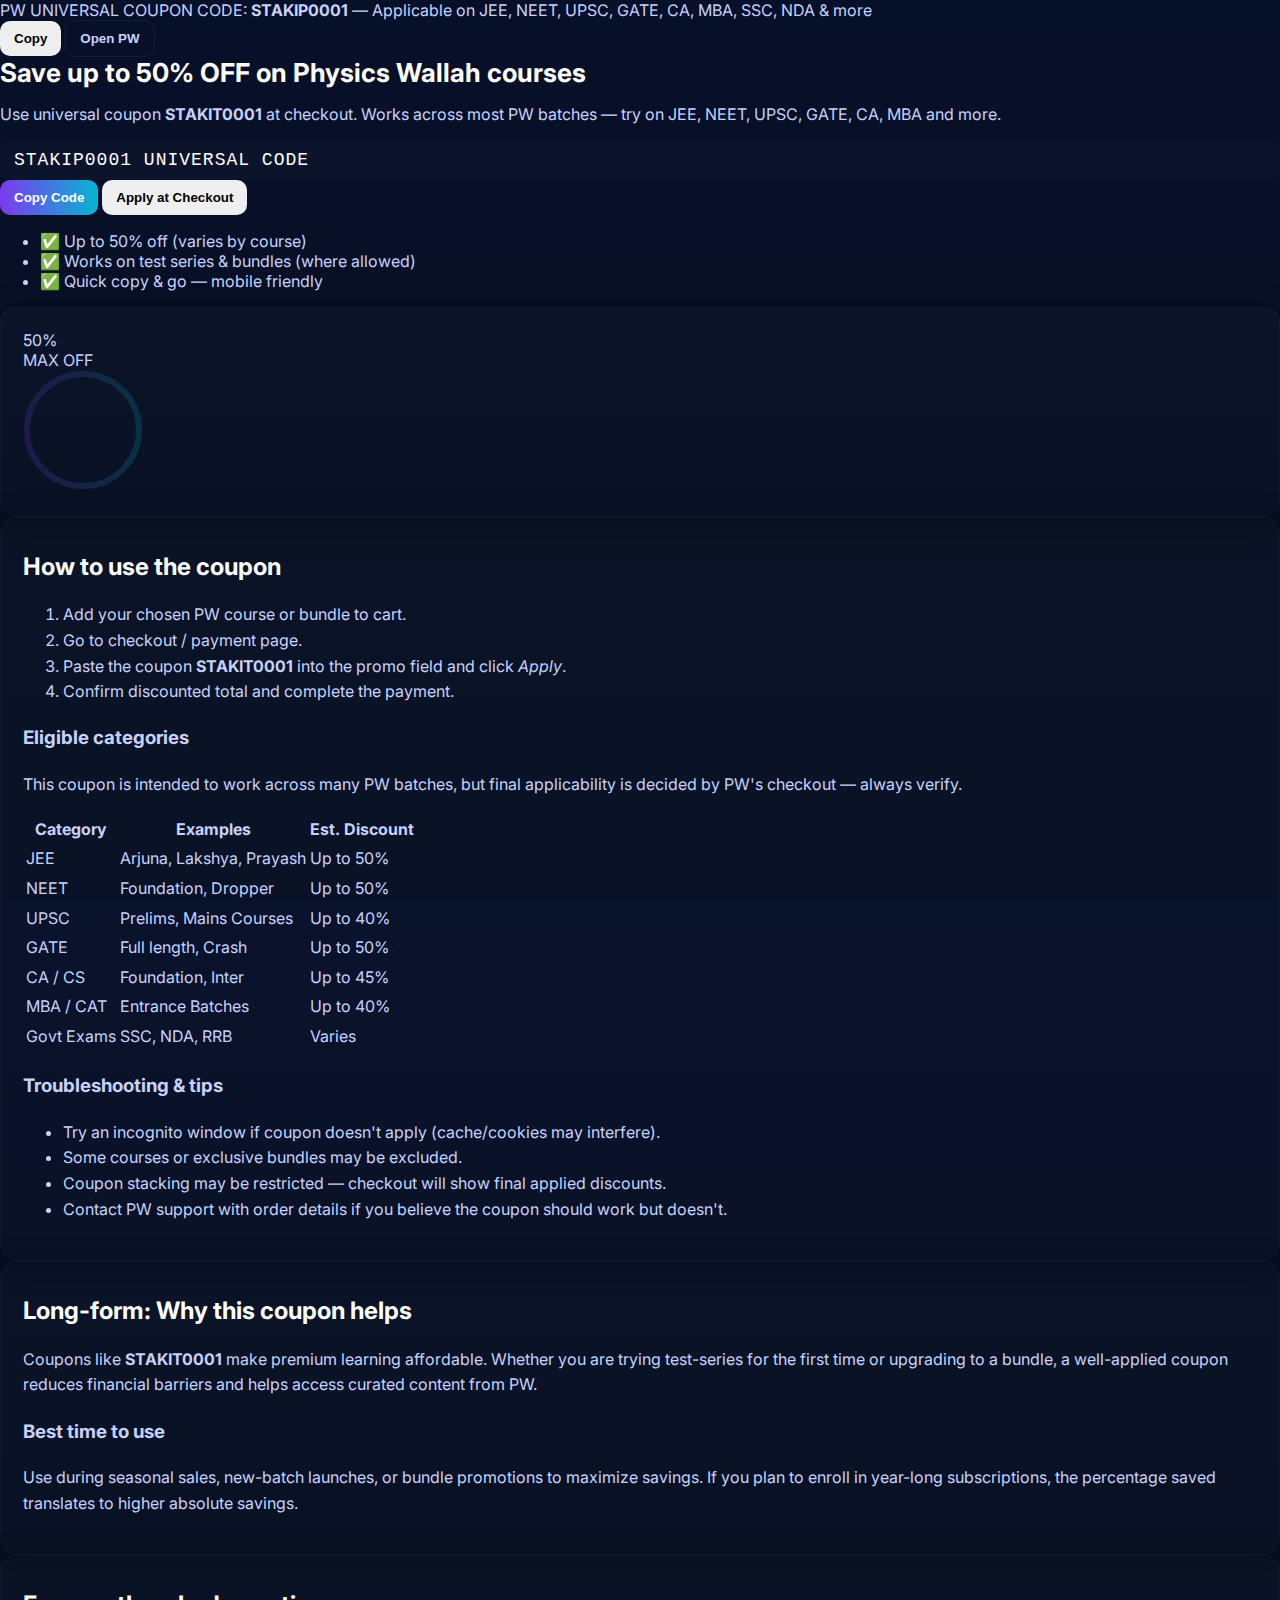
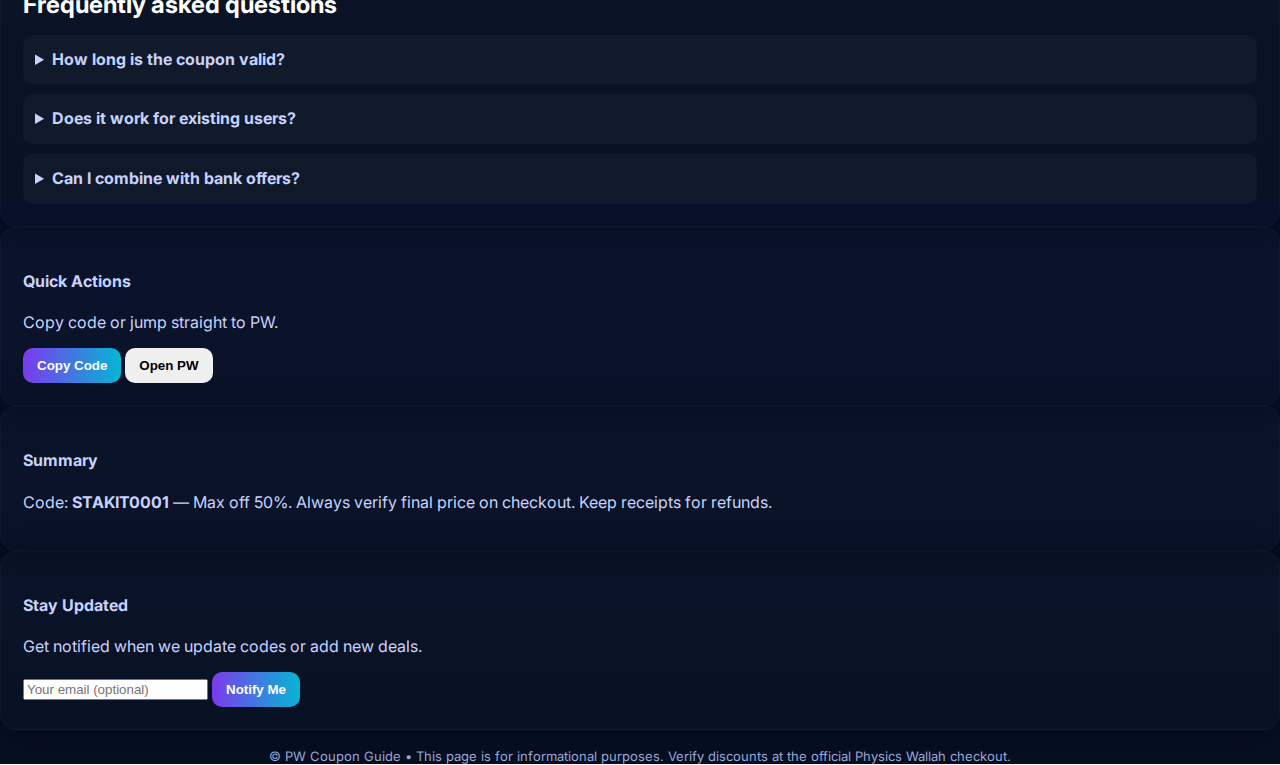
<file: index.html>
<!doctype html>
<html lang="en">
<head>
  <meta charset="utf-8" />
  <meta name="viewport" content="width=device-width, initial-scale=1" />
  <title>PW Universal Coupon — STAKIT0001 | Up to 50% OFF</title>
  <meta name="description" content="PW Universal Coupon Code STAKIT0001 — Applicable on JEE, NEET, UPSC, GATE, CA, MBA, SSC, NDA and more. Responsive modern landing page with easy copy & apply actions." />
  <meta name="keywords" content="PW coupon, STAKIT0001, Physics Wallah coupon, JEE coupon, NEET coupon" />
  <link rel="preconnect" href="https://fonts.googleapis.com">
  <link href="https://fonts.googleapis.com/css2?family=Inter:wght@300;400;600;700;800&display=swap" rel="stylesheet">
  <link rel="stylesheet" href="style.css">
  
<!-- Google tag (gtag.js) -->
<script async src="https://www.googletagmanager.com/gtag/js?id=AW-17748491080"></script>
<script>
  window.dataLayer = window.dataLayer || [];
  function gtag(){dataLayer.push(arguments);}
  gtag('js', new Date());

  gtag('config', 'AW-17748491080');
</script>

</head>
<body>
  <!-- Top ribbon -->
  <div class="top-ribbon">
    <div class="container">
      <div class="ribbon-text">
        PW UNIVERSAL COUPON CODE: <strong id="universalCode">STAKIT0001</strong> — Applicable on <span class="caps">JEE, NEET, UPSC, GATE, CA, MBA, SSC, NDA</span> &amp; more
      </div>
      <div class="ribbon-actions">
        <button id="copyRibbon" class="btn btn-sm">Copy</button>
        <button id="openRibbon" class="btn btn-ghost btn-sm">Open PW</button>
      </div>
    </div>
  </div>

  <!-- Header / Hero -->
  <header class="hero">
    <div class="container hero-grid">
      <div class="hero-content">
        <h1>Save up to <span class="accent">50% OFF</span> on Physics Wallah courses</h1>
        <p class="subtitle">Use universal coupon <strong>STAKIT0001</strong> at checkout. Works across most PW batches — try on JEE, NEET, UPSC, GATE, CA, MBA and more.</p>

        <div class="cta-row">
          <div class="coupon-pill">
            <span class="code" id="couponMain">STAKIT0001</span>
            <span class="label">UNIVERSAL CODE</span>
          </div>
          <div class="cta-buttons">
            <button id="copyBtn" class="btn btn-primary">Copy Code</button>
            <button id="applyBtn" class="btn btn-outline">Apply at Checkout</button>
          </div>
        </div>

        <ul class="features">
          <li>✅ Up to 50% off (varies by course)</li>
          <li>✅ Works on test series & bundles (where allowed)</li>
          <li>✅ Quick copy & go — mobile friendly</li>
        </ul>
      </div>

      <div class="hero-visual" aria-hidden="true">
        <div class="card">
          <div class="big">50%</div>
          <div class="sub">MAX OFF</div>
          <svg class="spark" width="120" height="120" viewBox="0 0 120 120" fill="none" xmlns="http://www.w3.org/2000/svg">
            <defs><linearGradient id="g" x1="0" x2="1"><stop offset="0" stop-color="#7C3AED"/><stop offset="1" stop-color="#06B6D4"/></linearGradient></defs>
            <circle cx="60" cy="60" r="56" stroke="url(#g)" stroke-width="6" opacity="0.18"/>
          </svg>
        </div>
      </div>
    </div>
  </header>

  <!-- Main -->
  <main class="container main-grid">
    <section class="content">
      <article class="card panel">
        <h2>How to use the coupon</h2>
        <ol class="steps">
          <li>Add your chosen PW course or bundle to cart.</li>
          <li>Go to checkout / payment page.</li>
          <li>Paste the coupon <strong>STAKIT0001</strong> into the promo field and click <em>Apply</em>.</li>
          <li>Confirm discounted total and complete the payment.</li>
        </ol>

        <h3>Eligible categories</h3>
        <p class="muted">This coupon is intended to work across many PW batches, but final applicability is decided by PW's checkout — always verify.</p>

        <div class="table-wrap">
          <table class="courses" role="table" aria-label="Eligible courses">
            <thead><tr><th>Category</th><th>Examples</th><th>Est. Discount</th></tr></thead>
            <tbody>
              <tr><td>JEE</td><td>Arjuna, Lakshya, Prayash</td><td>Up to 50%</td></tr>
              <tr><td>NEET</td><td>Foundation, Dropper</td><td>Up to 50%</td></tr>
              <tr><td>UPSC</td><td>Prelims, Mains Courses</td><td>Up to 40%</td></tr>
              <tr><td>GATE</td><td>Full length, Crash</td><td>Up to 50%</td></tr>
              <tr><td>CA / CS</td><td>Foundation, Inter</td><td>Up to 45%</td></tr>
              <tr><td>MBA / CAT</td><td>Entrance Batches</td><td>Up to 40%</td></tr>
              <tr><td>Govt Exams</td><td>SSC, NDA, RRB</td><td>Varies</td></tr>
            </tbody>
          </table>
        </div>

        <h3>Troubleshooting & tips</h3>
        <ul>
          <li>Try an incognito window if coupon doesn't apply (cache/cookies may interfere).</li>
          <li>Some courses or exclusive bundles may be excluded.</li>
          <li>Coupon stacking may be restricted — checkout will show final applied discounts.</li>
          <li>Contact PW support with order details if you believe the coupon should work but doesn't.</li>
        </ul>
      </article>

      <article class="card panel">
        <h2>Long-form: Why this coupon helps</h2>
        <p>Coupons like <strong>STAKIT0001</strong> make premium learning affordable. Whether you are trying test-series for the first time or upgrading to a bundle, a well-applied coupon reduces financial barriers and helps access curated content from PW.</p>

        <h3>Best time to use</h3>
        <p>Use during seasonal sales, new-batch launches, or bundle promotions to maximize savings. If you plan to enroll in year-long subscriptions, the percentage saved translates to higher absolute savings.</p>
      </article>

      <article class="card panel faq">
        <h2>Frequently asked questions</h2>
        <details><summary>How long is the coupon valid?</summary><p>Validity changes; always check at checkout. If expired, try back later or contact the provider.</p></details>
        <details><summary>Does it work for existing users?</summary><p>Often yes, but some offers are for new users only. Confirm on checkout.</p></details>
        <details><summary>Can I combine with bank offers?</summary><p>Usually not. Checkout will indicate supported combinations.</p></details>
      </article>
    </section>

    <aside class="sidebar">
      <div class="card quick">
        <h4>Quick Actions</h4>
        <p class="muted">Copy code or jump straight to PW.</p>
        <div class="row">
          <button id="copyBtn2" class="btn btn-primary wide">Copy Code</button>
          <button id="openBtn" class="btn btn-outline wide">Open PW</button>
        </div>
      </div>

      <div class="card summary">
        <h4>Summary</h4>
        <p class="muted">Code: <strong>STAKIT0001</strong> — Max off 50%. Always verify final price on checkout. Keep receipts for refunds.</p>
      </div>

      <div class="card subscribe">
        <h4>Stay Updated</h4>
        <p class="muted">Get notified when we update codes or add new deals.</p>
        <input id="email" type="email" placeholder="Your email (optional)" />
        <button id="subscribe" class="btn btn-primary wide">Notify Me</button>
      </div>
    </aside>
  </main>

  <footer class="footer">
    <div class="container">
      <p class="muted">© PW Coupon Guide • This page is for informational purposes. Verify discounts at the official Physics Wallah checkout.</p>
    </div>
  </footer>

  <script src="script.js"></script>
</body>
</html>
</file>
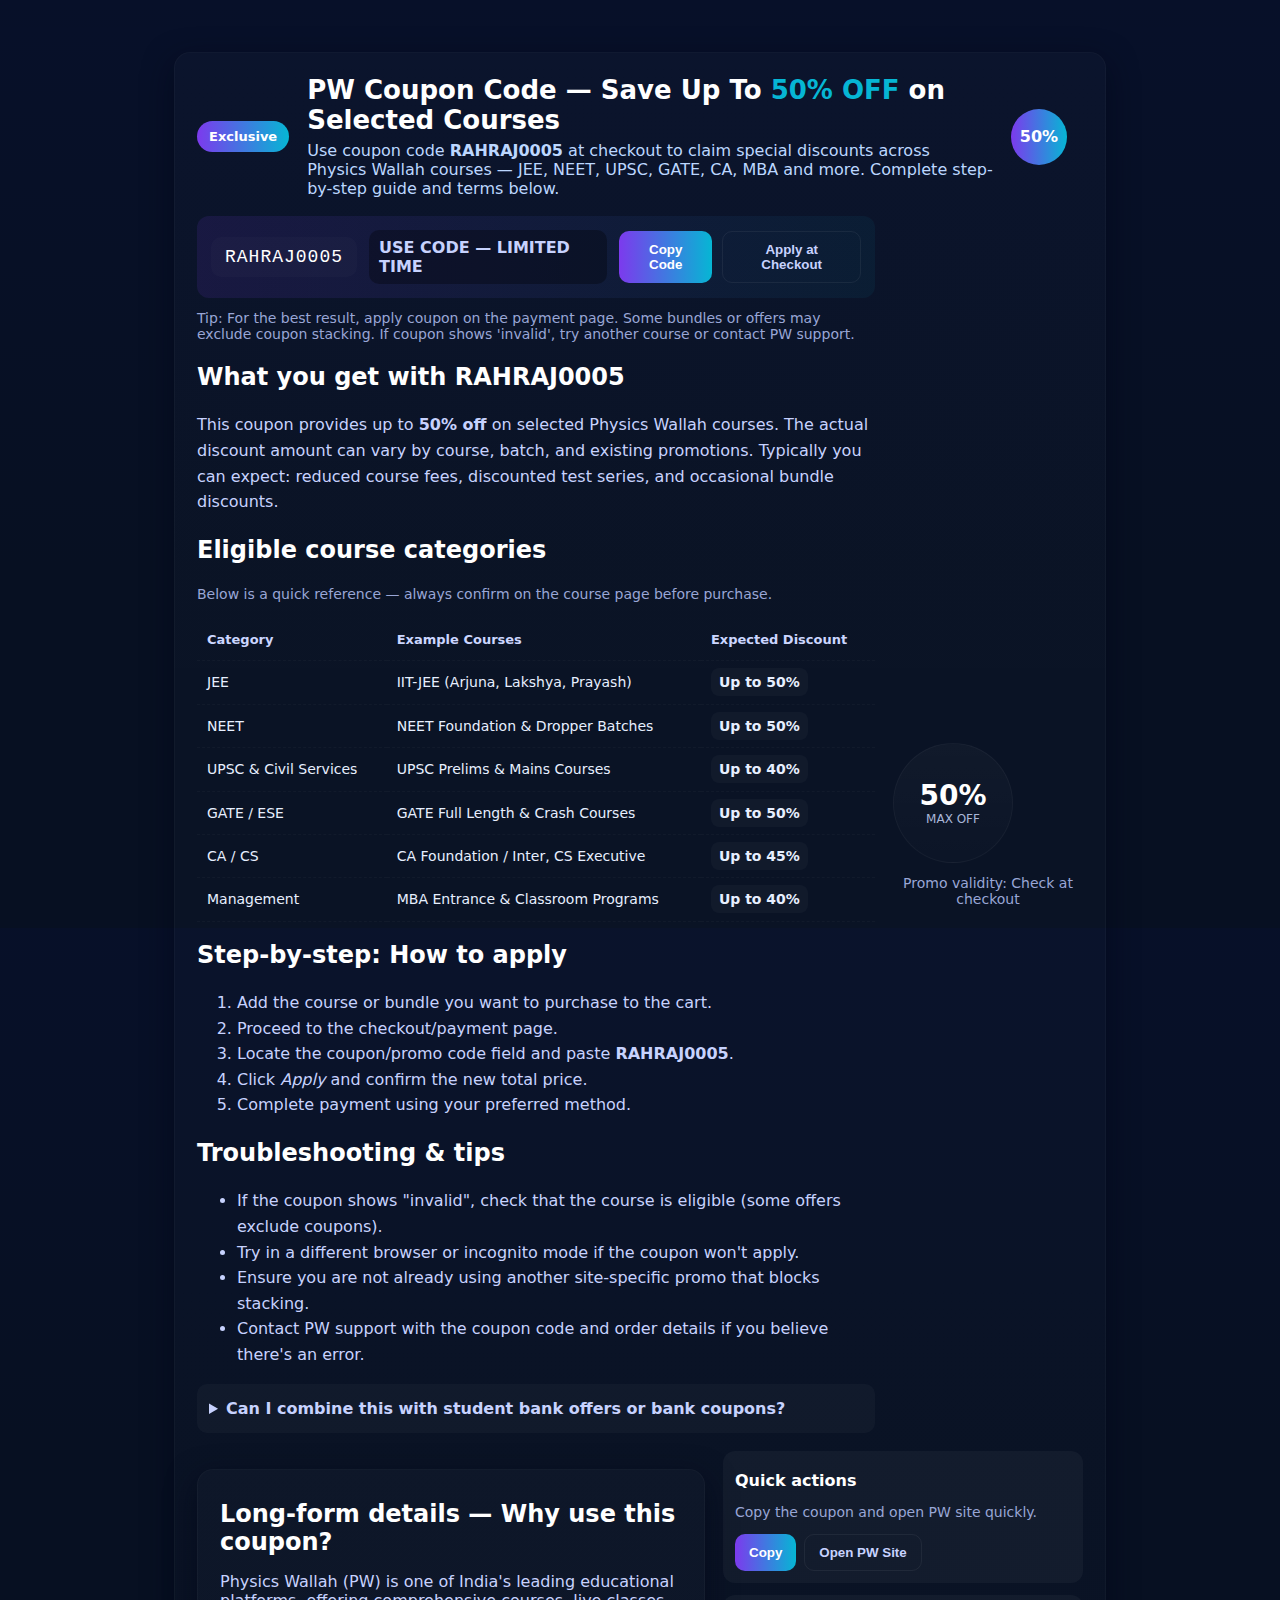
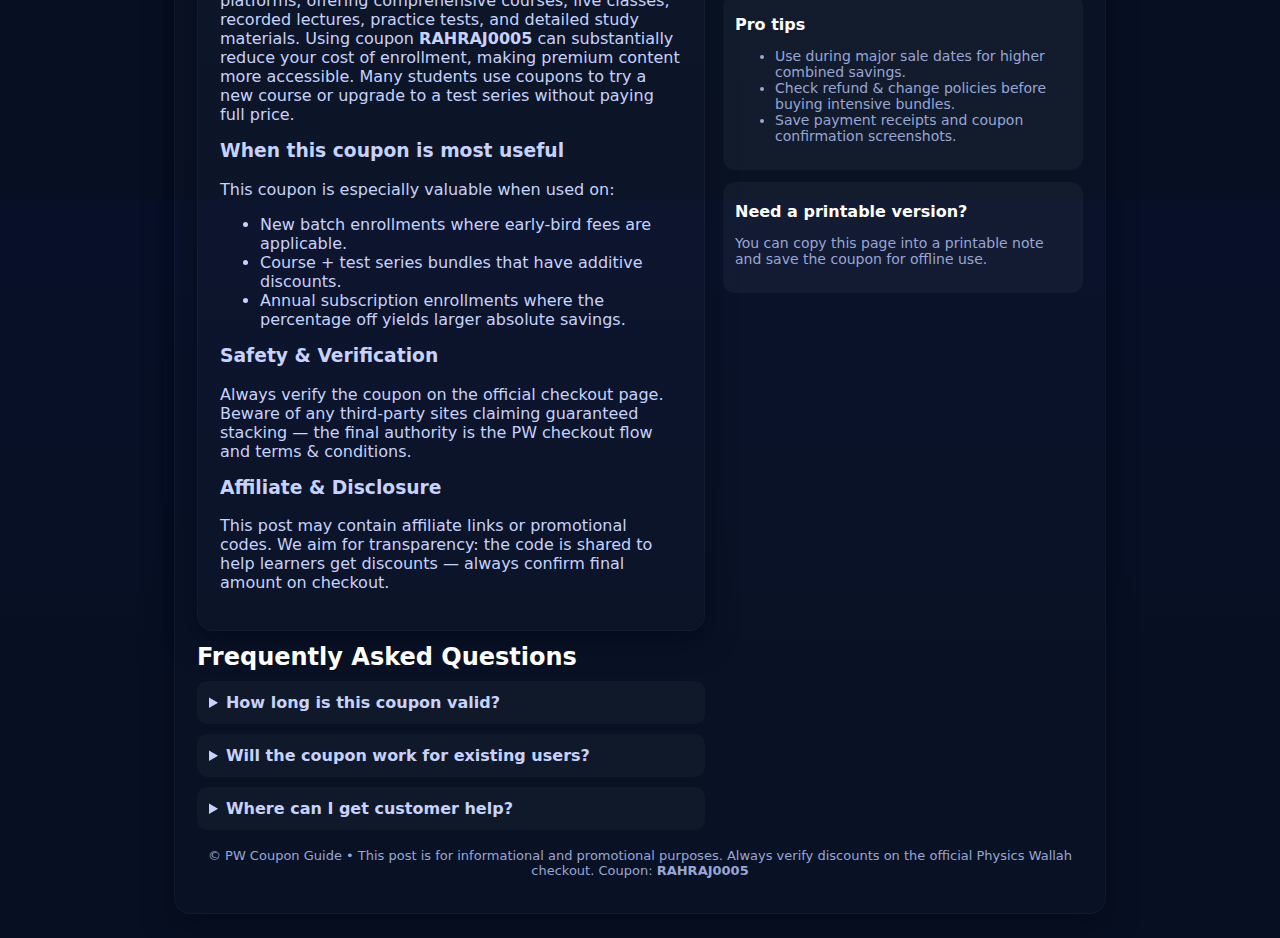
<file: pwcode.html>
<!doctype html>
<html lang="en">
<head>
  <meta charset="utf-8" />
  <meta name="viewport" content="width=device-width, initial-scale=1" />
  <title>PW Coupon Code — Up to 50% OFF | Use: RAHRAJ0005</title>
  <meta name="description" content="Exclusive PW coupon — Use RAHRAJ0005 to get up to 50% OFF on selected Physics Wallah courses (JEE, NEET, UPSC, GATE, CA, MBA and more). Complete guide: how to apply, eligible courses, tips, FAQ and terms." />
  <meta name="keywords" content="PW coupon, Physics Wallah coupon, PW discount code, RAHRAJ0005, JEE coupon, NEET coupon, PW offer" />
  <style>
    :root{
      --bg:#0f1724; --card:#0b1220; --muted:#c7d2fe; --accent1:#7c3aed; --accent2:#06b6d4; --glass:rgba(255,255,255,0.04);
      --glass-2:rgba(255,255,255,0.03);
    }
    *{box-sizing:border-box}
    html,body{height:100%;margin:0;font-family:Inter, ui-sans-serif, system-ui, -apple-system, 'Segoe UI', Roboto, 'Helvetica Neue', Arial;color:var(--muted);background:linear-gradient(180deg,#071029 0%, #071022 60%)}
    a{color:inherit}
    .wrap{max-width:980px;margin:28px auto;padding:24px}

    /* Card */
    .card{background:linear-gradient(180deg, rgba(255,255,255,0.02), rgba(255,255,255,0.01));border-radius:16px;padding:22px;box-shadow:0 10px 30px rgba(2,6,23,0.6);border:1px solid rgba(255,255,255,0.03)}

    /* Header */
    .header{display:flex;gap:18px;align-items:center}
    .badge{background:linear-gradient(90deg,var(--accent1),var(--accent2));padding:8px 12px;border-radius:999px;color:white;font-weight:700;font-size:13px}
    h1{margin:0;font-size:26px;color:#fff}
    p.lead{margin:6px 0 0;color:#bcd7ff}

    /* Promo area */
    .promo{display:flex;gap:18px;margin-top:18px;align-items:center}
    .promo-left{flex:1}
    .coupon-wrap{background:linear-gradient(90deg, rgba(124,58,237,0.12), rgba(6,182,212,0.06));padding:14px;border-radius:12px;display:flex;justify-content:space-between;align-items:center;gap:12px}
    .coupon-info{display:flex;gap:12px;align-items:center}
    .coupon-pill{background:rgba(255,255,255,0.02);padding:10px 14px;border-radius:10px;font-family:ui-monospace, SFMono-Regular, Menlo, Monaco, 'Roboto Mono', monospace;font-size:18px;letter-spacing:1px;color:#fff}
    .tag{background:rgba(0,0,0,0.3);padding:8px 10px;border-radius:10px;font-weight:700}

    .cta{display:flex;gap:10px}
    .btn{padding:10px 14px;border-radius:10px;border:0;cursor:pointer;font-weight:700}
    .btn-primary{background:linear-gradient(90deg,var(--accent1),var(--accent2));color:white}
    .btn-ghost{background:transparent;border:1px solid rgba(255,255,255,0.06);color:var(--muted)}

    /* Visual */
    .visual{width:190px;text-align:center}
    .badge-circle{width:120px;height:120px;border-radius:999px;background:linear-gradient(180deg, rgba(255,255,255,0.03), rgba(255,255,255,0.01));display:flex;align-items:center;justify-content:center;border:1px solid rgba(255,255,255,0.04)}
    .badge-circle strong{display:block;font-size:28px;color:white}
    .badge-sub{font-size:12px;color:#a9b7d9}

    /* Sections */
    .sections{display:grid;grid-template-columns:1fr 360px;gap:18px;margin-top:18px}
    .content{line-height:1.6}
    h2{color:#fff;margin:8px 0}
    .small{color:#99a6d6;font-size:14px}

    /* Course table */
    .table{width:100%;border-collapse:collapse;margin-top:12px}
    .table th, .table td{padding:10px;border-bottom:1px dashed rgba(255,255,255,0.03);text-align:left}
    .table th{font-size:13px;color:#cbd6ff}
    .table td{font-size:14px;color:#e7efff}
    .pill{background:rgba(255,255,255,0.03);padding:6px 8px;border-radius:8px;font-weight:700}

    /* Sidebar */
    .aside .card-mini{background:var(--glass);padding:12px;border-radius:12px;margin-bottom:12px}
    .aside h4{margin:8px 0 6px 0;color:#fff}

    /* FAQ */
    details{background:var(--glass-2);padding:12px;border-radius:10px;margin-top:10px}
    details summary{font-weight:700;cursor:pointer}

    /* Footer */
    footer{margin-top:18px;color:#98a6d6;font-size:13px;text-align:center}

    /* Animations */
    .pulse{animation:pulse 2.6s infinite}
    @keyframes pulse{0%{transform:scale(1)}50%{transform:scale(1.03)}100%{transform:scale(1)}}

    /* Responsive */
    @media (max-width:900px){
      .sections{grid-template-columns:1fr;}
      .visual{display:none}
    }
  </style>
  <script type="application/ld+json">
  {
    "@context": "https://schema.org",
    "@type": "FAQPage",
    "mainEntity": [
      {"@type":"Question","name":"How do I use the coupon code?","acceptedAnswer":{"@type":"Answer","text":"Add course to cart → Go to checkout → Enter coupon RAHRAJ0005 → Click Apply. If it doesn't apply, contact PW support."}},
      {"@type":"Question","name":"Is the discount guaranteed?","acceptedAnswer":{"@type":"Answer","text":"Discount up to 50% depends on course & ongoing offers. Final discount shown at checkout."}}
    ]
  }
  </script>
</head>
<body>
  <div class="wrap">
    <div class="card">
      <div class="header">
        <div>
          <div class="badge">Exclusive</div>
        </div>
        <div style="flex:1">
          <h1>PW Coupon Code — Save Up To <span style="color:var(--accent2)">50% OFF</span> on Selected Courses</h1>
          <p class="lead">Use coupon code <strong>RAHRAJ0005</strong> at checkout to claim special discounts across Physics Wallah courses — JEE, NEET, UPSC, GATE, CA, MBA and more. Complete step-by-step guide and terms below.</p>
        </div>
        <div style="width:72px;text-align:right">
          <div class="pulse" style="width:56px;height:56px;border-radius:999px;display:flex;align-items:center;justify-content:center;background:linear-gradient(90deg,var(--accent1),var(--accent2));color:white;font-weight:800">50%</div>
        </div>
      </div>

      <div class="promo">
        <div class="promo-left">
          <div class="coupon-wrap">
            <div class="coupon-info">
              <div class="coupon-pill" id="couponText">RAHRAJ0005</div>
              <div class="tag">USE CODE — LIMITED TIME</div>
            </div>
            <div class="cta">
              <button class="btn btn-primary" id="copyBtn">Copy Code</button>
              <button class="btn btn-ghost" id="applyBtn">Apply at Checkout</button>
            </div>
          </div>

          <div style="margin-top:12px" class="small">Tip: For the best result, apply coupon on the payment page. Some bundles or offers may exclude coupon stacking. If coupon shows 'invalid', try another course or contact PW support.</div>

          <div style="margin-top:16px" class="content">
            <h2>What you get with RAHRAJ0005</h2>
            <p>This coupon provides up to <strong>50% off</strong> on selected Physics Wallah courses. The actual discount amount can vary by course, batch, and existing promotions. Typically you can expect: reduced course fees, discounted test series, and occasional bundle discounts.</p>

            <h2 style="margin-top:14px">Eligible course categories</h2>
            <p class="small">Below is a quick reference — always confirm on the course page before purchase.</p>
            <table class="table" aria-describedby="Eligible courses table">
              <thead>
                <tr><th>Category</th><th>Example Courses</th><th>Expected Discount</th></tr>
              </thead>
              <tbody>
                <tr><td>JEE</td><td>IIT-JEE (Arjuna, Lakshya, Prayash)</td><td><span class="pill">Up to 50%</span></td></tr>
                <tr><td>NEET</td><td>NEET Foundation & Dropper Batches</td><td><span class="pill">Up to 50%</span></td></tr>
                <tr><td>UPSC & Civil Services</td><td>UPSC Prelims & Mains Courses</td><td><span class="pill">Up to 40%</span></td></tr>
                <tr><td>GATE / ESE</td><td>GATE Full Length & Crash Courses</td><td><span class="pill">Up to 50%</span></td></tr>
                <tr><td>CA / CS</td><td>CA Foundation / Inter, CS Executive</td><td><span class="pill">Up to 45%</span></td></tr>
                <tr><td>Management</td><td>MBA Entrance & Classroom Programs</td><td><span class="pill">Up to 40%</span></td></tr>
              </tbody>
            </table>

            <h2 style="margin-top:14px">Step-by-step: How to apply</h2>
            <ol>
              <li>Add the course or bundle you want to purchase to the cart.</li>
              <li>Proceed to the checkout/payment page.</li>
              <li>Locate the coupon/promo code field and paste <strong>RAHRAJ0005</strong>.</li>
              <li>Click <em>Apply</em> and confirm the new total price.</li>
              <li>Complete payment using your preferred method.</li>
            </ol>

            <h2 style="margin-top:14px">Troubleshooting & tips</h2>
            <ul>
              <li>If the coupon shows "invalid", check that the course is eligible (some offers exclude coupons).</li>
              <li>Try in a different browser or incognito mode if the coupon won't apply.</li>
              <li>Ensure you are not already using another site-specific promo that blocks stacking.</li>
              <li>Contact PW support with the coupon code and order details if you believe there's an error.</li>
            </ul>

            <details>
              <summary>Can I combine this with student bank offers or bank coupons?</summary>
              <p>Usually, platform coupons cannot be combined with bank-specific EMI discounts or partner coupons. The checkout page will clearly show if multiple discounts are applied.</p>
            </details>

          </div>
        </div>

        <div class="visual">
          <div class="badge-circle">
            <div>
              <strong>50%</strong>
              <div class="badge-sub">MAX OFF</div>
            </div>
          </div>

          <div style="margin-top:12px" class="small">Promo validity: Check at checkout</div>
        </div>
      </div>

      <div class="sections">
        <div>
          <div style="margin-top:18px" class="card" aria-labelledby="about-heading">
            <h2 id="about-heading">Long-form details — Why use this coupon?</h2>
            <p>Physics Wallah (PW) is one of India's leading educational platforms, offering comprehensive courses, live classes, recorded lectures, practice tests, and detailed study materials. Using coupon <strong>RAHRAJ0005</strong> can substantially reduce your cost of enrollment, making premium content more accessible. Many students use coupons to try a new course or upgrade to a test series without paying full price.</p>

            <h3 style="margin-top:12px">When this coupon is most useful</h3>
            <p>This coupon is especially valuable when used on:</p>
            <ul>
              <li>New batch enrollments where early-bird fees are applicable.</li>
              <li>Course + test series bundles that have additive discounts.</li>
              <li>Annual subscription enrollments where the percentage off yields larger absolute savings.</li>
            </ul>

            <h3 style="margin-top:12px">Safety & Verification</h3>
            <p>Always verify the coupon on the official checkout page. Beware of any third-party sites claiming guaranteed stacking — the final authority is the PW checkout flow and terms & conditions.</p>

            <h3 style="margin-top:12px">Affiliate & Disclosure</h3>
            <p>This post may contain affiliate links or promotional codes. We aim for transparency: the code is shared to help learners get discounts — always confirm final amount on checkout.</p>
          </div>

          <div style="margin-top:12px">
            <h2>Frequently Asked Questions</h2>
            <details>
              <summary>How long is this coupon valid?</summary>
              <p>Coupon validity is subject to change; if the coupon is expired we will attempt to update this post regularly. Always check the checkout for expiry messages.</p>
            </details>
            <details>
              <summary>Will the coupon work for existing users?</summary>
              <p>Often coupons work for both new and returning users, but some offers are limited to new sign-ups. Confirm on the checkout page.</p>
            </details>
            <details>
              <summary>Where can I get customer help?</summary>
              <p>Contact Physics Wallah support via their official help channels or the course page contact info. Keep your order ID handy when asking about coupon issues.</p>
            </details>
          </div>
        </div>

        <aside class="aside">
          <div class="card-mini">
            <h4>Quick actions</h4>
            <p class="small">Copy the coupon and open PW site quickly.</p>
            <div style="display:flex;gap:8px;margin-top:8px">
              <button class="btn btn-primary" id="copyBtn2">Copy</button>
              <button class="btn btn-ghost" id="openBtn">Open PW Site</button>
            </div>
          </div>

          <div class="card-mini">
            <h4>Pro tips</h4>
            <ul class="small">
              <li>Use during major sale dates for higher combined savings.</li>
              <li>Check refund & change policies before buying intensive bundles.</li>
              <li>Save payment receipts and coupon confirmation screenshots.</li>
            </ul>
          </div>

          <div class="card-mini">
            <h4>Need a printable version?</h4>
            <p class="small">You can copy this page into a printable note and save the coupon for offline use.</p>
          </div>
        </aside>
      </div>

      <footer>
        <p>© PW Coupon Guide • This post is for informational and promotional purposes. Always verify discounts on the official Physics Wallah checkout. Coupon: <strong>RAHRAJ0005</strong></p>
      </footer>
    </div>
  </div>

  <script>
    const coupon = document.getElementById('couponText').innerText;
    async function copyText(btn){
      try{
        await navigator.clipboard.writeText(coupon);
        btn.innerText = 'Copied!';
        setTimeout(()=>btn.innerText = btn.dataset.label || 'Copy',1800);
      }catch(e){
        alert('Unable to copy. Please select and copy: ' + coupon);
      }
    }
    document.getElementById('copyBtn').addEventListener('click', function(){ this.dataset.label = this.innerText; copyText(this); });
    document.getElementById('copyBtn2').addEventListener('click', function(){ this.dataset.label = this.innerText; copyText(this); });

    document.getElementById('applyBtn').addEventListener('click', function(){ window.open('https://pwcouponcode.in', '_blank'); });
    document.getElementById('openBtn').addEventListener('click', function(){ window.open('https://pwcouponcode.in', '_blank'); });
  </script>
</body>
</html>
</file>
<file: style.css>
:root{
  --bg:#0f1724; --card:#0b1220; --muted:#c7d2fe; --accent1:#7c3aed; --accent2:#06b6d4; --glass:rgba(255,255,255,0.04);
  --glass-2:rgba(255,255,255,0.03);
}
*{box-sizing:border-box}
html,body{height:100%;margin:0;font-family:Inter, ui-sans-serif, system-ui, -apple-system, 'Segoe UI', Roboto, 'Helvetica Neue', Arial;color:var(--muted);background:linear-gradient(180deg,#071029 0%, #071022 60%)}
a{color:inherit}
.wrap{max-width:980px;margin:28px auto;padding:24px}

/* Card */
.card{background:linear-gradient(180deg, rgba(255,255,255,0.02), rgba(255,255,255,0.01));border-radius:16px;padding:22px;box-shadow:0 10px 30px rgba(2,6,23,0.6);border:1px solid rgba(255,255,255,0.03)}

/* Header */
.header{display:flex;gap:18px;align-items:center}
.badge{background:linear-gradient(90deg,var(--accent1),var(--accent2));padding:8px 12px;border-radius:999px;color:white;font-weight:700;font-size:13px}
h1{margin:0;font-size:26px;color:#fff}
p.lead{margin:6px 0 0;color:#bcd7ff}

/* Promo area */
.promo{display:flex;gap:18px;margin-top:18px;align-items:center}
.promo-left{flex:1}
.coupon-wrap{background:linear-gradient(90deg, rgba(124,58,237,0.12), rgba(6,182,212,0.06));padding:14px;border-radius:12px;display:flex;justify-content:space-between;align-items:center;gap:12px}
.coupon-info{display:flex;gap:12px;align-items:center}
.coupon-pill{background:rgba(255,255,255,0.02);padding:10px 14px;border-radius:10px;font-family:ui-monospace, SFMono-Regular, Menlo, Monaco, 'Roboto Mono', monospace;font-size:18px;letter-spacing:1px;color:#fff}
.tag{background:rgba(0,0,0,0.3);padding:8px 10px;border-radius:10px;font-weight:700}

.cta{display:flex;gap:10px}
.btn{padding:10px 14px;border-radius:10px;border:0;cursor:pointer;font-weight:700}
.btn-primary{background:linear-gradient(90deg,var(--accent1),var(--accent2));color:white}
.btn-ghost{background:transparent;border:1px solid rgba(255,255,255,0.06);color:var(--muted)}

/* Visual */
.visual{width:190px;text-align:center}
.badge-circle{width:120px;height:120px;border-radius:999px;background:linear-gradient(180deg, rgba(255,255,255,0.03), rgba(255,255,255,0.01));display:flex;align-items:center;justify-content:center;border:1px solid rgba(255,255,255,0.04)}
.badge-circle strong{display:block;font-size:28px;color:white}
.badge-sub{font-size:12px;color:#a9b7d9}

/* Sections */
.sections{display:grid;grid-template-columns:1fr 360px;gap:18px;margin-top:18px}
.content{line-height:1.6}
h2{color:#fff;margin:8px 0}
.small{color:#99a6d6;font-size:14px}

/* Course table */
.table{width:100%;border-collapse:collapse;margin-top:12px}
.table th, .table td{padding:10px;border-bottom:1px dashed rgba(255,255,255,0.03);text-align:left}
.table th{font-size:13px;color:#cbd6ff}
.table td{font-size:14px;color:#e7efff}
.pill{background:rgba(255,255,255,0.03);padding:6px 8px;border-radius:8px;font-weight:700}

/* Sidebar */
.aside .card-mini{background:var(--glass);padding:12px;border-radius:12px;margin-bottom:12px}
.aside h4{margin:8px 0 6px 0;color:#fff}

/* FAQ */
details{background:var(--glass-2);padding:12px;border-radius:10px;margin-top:10px}
details summary{font-weight:700;cursor:pointer}

/* Footer */
footer{margin-top:18px;color:#98a6d6;font-size:13px;text-align:center}

/* Animations */
.pulse{animation:pulse 2.6s infinite}
@keyframes pulse{0%{transform:scale(1)}50%{transform:scale(1.03)}100%{transform:scale(1)}}

/* Responsive */
@media (max-width:900px){
  .sections{grid-template-columns:1fr;}
  .visual{display:none}
}
</file>
